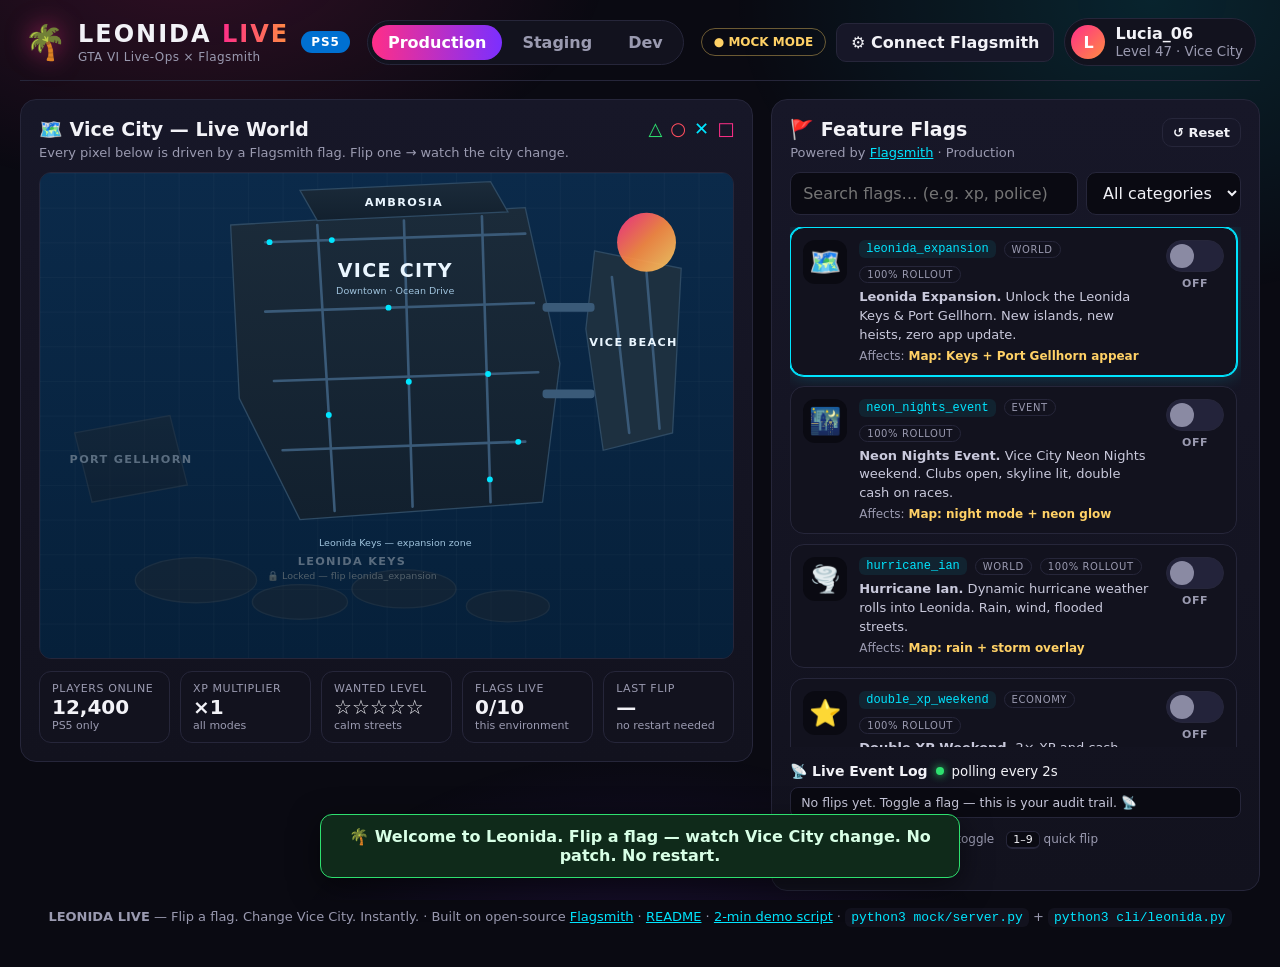
<file: index.html>
<!DOCTYPE html>
<html lang="en">
<head>
<meta charset="UTF-8">
<meta name="viewport" content="width=device-width, initial-scale=1.0">
<title>LEONIDA LIVE — GTA VI × Flagsmith Flag Command Center</title>
<meta name="description" content="Flip a Flagsmith flag. Change Vice City. Instantly. No patch. No restart.">
<link rel="icon" href="data:image/svg+xml,<svg xmlns='http://www.w3.org/2000/svg' viewBox='0 0 100 100'><text y='.9em' font-size='90'>🌴</text></svg>">
<link rel="stylesheet" href="styles.css">
</head>
<body>
<div class="bg-glow" aria-hidden="true"></div>

<header class="topbar">
  <div class="brand">
    <div class="brand-mark">🌴</div>
    <div>
      <h1>LEONIDA <span>LIVE</span></h1>
      <p>GTA VI Live-Ops × Flagsmith</p>
    </div>
    <span class="ps5-badge">PS5</span>
  </div>

  <nav class="env-tabs" role="tablist" aria-label="Environment">
    <button class="env-tab active" data-env="production" role="tab">Production</button>
    <button class="env-tab" data-env="staging" role="tab">Staging</button>
    <button class="env-tab" data-env="dev" role="tab">Dev</button>
  </nav>

  <div class="top-actions">
    <span id="connPill" class="conn-pill mock" title="Connection status">● MOCK MODE</span>
    <button id="connectBtn" class="btn ghost">⚙ Connect Flagsmith</button>
    <div class="player">
      <div class="avatar">L</div>
      <div class="player-meta">
        <strong>Lucia_06</strong>
        <small>Level 47 · Vice City</small>
      </div>
    </div>
  </div>
</header>

<main class="layout">
  <!-- ============ MAP PANEL ============ -->
  <section class="map-panel card">
    <div class="panel-head">
      <div>
        <h2>🗺️ Vice City — Live World</h2>
        <p id="worldStatus">Every pixel below is driven by a Flagsmith flag. Flip one → watch the city change.</p>
      </div>
      <div class="shapes" aria-hidden="true"><span>△</span><span>○</span><span>✕</span><span>□</span></div>
    </div>

    <div class="map-wrap" id="mapWrap">
      <svg id="viceMap" viewBox="0 0 800 560" role="img" aria-label="Vice City live map">
        <defs>
          <linearGradient id="ocean" x1="0" y1="0" x2="0" y2="1">
            <stop offset="0" stop-color="#0b2a4a"/><stop offset="1" stop-color="#06203a"/>
          </linearGradient>
          <linearGradient id="sunset" x1="0" y1="0" x2="1" y2="1">
            <stop offset="0" stop-color="#ff2e88"/><stop offset=".5" stop-color="#ff8c42"/><stop offset="1" stop-color="#ffd166"/>
          </linearGradient>
          <linearGradient id="land" x1="0" y1="0" x2="0" y2="1">
            <stop offset="0" stop-color="#1b2b3a"/><stop offset="1" stop-color="#12202e"/>
          </linearGradient>
          <radialGradient id="glow" cx=".5" cy=".5" r=".5">
            <stop offset="0" stop-color="#00e5ff" stop-opacity=".55"/><stop offset="1" stop-color="#00e5ff" stop-opacity="0"/>
          </radialGradient>
          <pattern id="grid" width="40" height="40" patternUnits="userSpaceOnUse">
            <path d="M40 0H0V40" fill="none" stroke="#ffffff" stroke-opacity=".05"/>
          </pattern>
        </defs>

        <rect width="800" height="560" fill="url(#ocean)"/>
        <rect width="800" height="560" fill="url(#grid)"/>

        <!-- Leonida Keys (flag: leonida_expansion) -->
        <g id="keysGroup" class="locked">
          <g class="island"><ellipse cx="180" cy="470" rx="70" ry="26"/><ellipse cx="300" cy="495" rx="55" ry="20"/><ellipse cx="420" cy="480" rx="60" ry="22"/><ellipse cx="540" cy="500" rx="48" ry="18"/></g>
          <text x="360" y="452" class="map-label">LEONIDA KEYS</text>
          <text x="360" y="468" class="map-sub">🔒 Locked — flip leonida_expansion</text>
        </g>

        <!-- Port Gellhorn (flag: leonida_expansion) -->
        <g id="gellhornGroup" class="locked">
          <path class="land-shape" d="M40 300 L150 280 L170 360 L60 380 Z"/>
          <text x="105" y="335" class="map-label">PORT GELLHORN</text>
        </g>

        <!-- Mainland Vice City -->
        <path class="land-shape" d="M220 60 L560 40 L600 220 L580 380 L300 400 L230 260 Z"/>
        <!-- Vice Beach island -->
        <path class="land-shape beach" d="M640 90 L740 110 L730 300 L650 320 L630 180 Z"/>
        <!-- Ambrosia north -->
        <path class="land-shape" d="M300 20 L520 10 L540 45 L320 55 Z"/>

        <!-- bridges -->
        <g class="bridge"><rect x="580" y="150" width="60" height="10" rx="4"/><rect x="580" y="250" width="60" height="10" rx="4"/></g>

        <!-- roads -->
        <g class="roads">
          <path d="M260 80 L560 70 M260 160 L570 150 M270 240 L575 230 M280 320 L560 310"/>
          <path d="M320 60 L340 390 M420 55 L430 385 M510 50 L520 380"/>
          <path d="M660 120 L680 300 M700 115 L715 295"/>
        </g>

        <!-- traffic dots (JS animated) -->
        <g id="trafficLayer"></g>

        <!-- police (flag: police_pursuit_ai) -->
        <g id="policeLayer" class="hidden-layer">
          <circle cx="400" cy="200" r="26" fill="url(#glow)"/>
          <text x="400" y="160" text-anchor="middle" class="map-label pink">🚔 5-STAR PURSUIT</text>
          <text x="400" y="240" text-anchor="middle" font-size="22">🚔</text>
          <text x="350" y="230" text-anchor="middle" font-size="18">🚓</text>
          <text x="455" y="235" text-anchor="middle" font-size="18">🚁</text>
        </g>

        <!-- lowrider meet (flag: lowrider_culture_pack) -->
        <g id="lowriderLayer" class="hidden-layer">
          <circle cx="680" cy="210" r="30" fill="url(#glow)"/>
          <text x="680" y="170" text-anchor="middle" class="map-label cyan">LOWRIDER MEET</text>
          <text x="680" y="218" text-anchor="middle" font-size="24">🚗</text>
        </g>

        <!-- labels -->
        <text x="410" y="120" class="map-label big">VICE CITY</text>
        <text x="410" y="140" class="map-sub">Downtown · Ocean Drive</text>
        <text x="685" y="200" class="map-label">VICE BEACH</text>
        <text x="420" y="38" class="map-label">AMBROSIA</text>
        <text x="410" y="430" class="map-sub">Leonida Keys — expansion zone</text>

        <!-- night overlay (flag: neon_nights_event) -->
        <rect id="nightOverlay" width="800" height="560" fill="#0a0620" opacity="0"/>
        <!-- hurricane overlay (flag: hurricane_ian) -->
        <g id="rainLayer" opacity="0"></g>

        <!-- sunset sun -->
        <circle id="sun" cx="700" cy="80" r="34" fill="url(#sunset)" opacity=".9"/>
      </svg>

      <div id="eventBanner" class="event-banner hidden">🌃 NEON NIGHTS WEEKEND IS LIVE</div>
      <div id="stormBanner" class="storm-banner hidden">🌪️ HURRICANE IAN — STAY INDOORS</div>
    </div>

    <div class="stats-strip">
      <div class="stat"><span class="stat-label">Players Online</span><strong id="statPlayers">12,400</strong><small id="statPlayersSub">PS5 only</small></div>
      <div class="stat"><span class="stat-label">XP Multiplier</span><strong id="statXp">×1</strong><small>all modes</small></div>
      <div class="stat"><span class="stat-label">Wanted Level</span><strong id="statWanted">☆☆☆☆☆</strong><small id="statWantedSub">calm streets</small></div>
      <div class="stat"><span class="stat-label">Flags Live</span><strong id="statFlags">0/10</strong><small>this environment</small></div>
      <div class="stat"><span class="stat-label">Last Flip</span><strong id="statLast">—</strong><small>no restart needed</small></div>
    </div>
  </section>

  <!-- ============ CONTROLS PANEL ============ -->
  <aside class="controls card">
    <div class="panel-head">
      <div>
        <h2>🚩 Feature Flags</h2>
        <p>Powered by <a href="https://www.flagsmith.com/" target="_blank" rel="noopener">Flagsmith</a> · <span id="envName">Production</span></p>
      </div>
      <button id="resetBtn" class="btn ghost small">↺ Reset</button>
    </div>

    <div class="search-row">
      <input id="search" type="search" placeholder="Search flags… (e.g. xp, police)" aria-label="Search flags">
      <select id="catFilter" aria-label="Filter by category">
        <option value="">All categories</option>
      </select>
    </div>

    <div id="flagList" class="flag-list" role="list"></div>

    <div class="log-head">
      <h3>📡 Live Event Log</h3>
      <span class="live-dot"></span><small>polling every 2s</small>
    </div>
    <ul id="eventLog" class="event-log"></ul>

    <div class="kbd-hints">
      <span><kbd>↑</kbd><kbd>↓</kbd> navigate</span>
      <span><kbd>Space</kbd> toggle</span>
      <span><kbd>1–9</kbd> quick flip</span>
      <span>🎮 gamepad supported</span>
    </div>
  </aside>
</main>

<footer class="footer">
  <p><strong>LEONIDA LIVE</strong> — Flip a flag. Change Vice City. Instantly. · Built on open-source <a href="https://github.com/Flagsmith/flagsmith" target="_blank" rel="noopener">Flagsmith</a> · <a href="README.md">README</a> · <a href="docs/DEMO.md">2-min demo script</a> · <code>python3 mock/server.py</code> + <code>python3 cli/leonida.py</code></p>
</footer>

<!-- Connect modal -->
<div id="modal" class="modal hidden" role="dialog" aria-modal="true" aria-label="Connect Flagsmith">
  <div class="modal-card">
    <h3>⚙ Connect real Flagsmith</h3>
    <p>Paste your self-hosted Flagsmith API URL + client-side environment key. The app will use the official Flagsmith JS SDK (<code>flagsmith.init</code> + <code>onChange</code>). Leave blank to stay in instant mock mode.</p>
    <label>API URL <input id="fsApi" placeholder="http://localhost:8000/api/v1/"></label>
    <label>Environment key <input id="fsKey" placeholder="your-client-side-key"></label>
    <div class="modal-actions">
      <button id="fsSave" class="btn primary">Connect</button>
      <button id="fsMock" class="btn ghost">Use mock instead</button>
      <button id="fsClose" class="btn ghost">Cancel</button>
    </div>
    <small>Keys are stored only in your browser (localStorage). Self-host: <code>docker compose --profile real up</code></small>
  </div>
</div>

<div id="toast" class="toast hidden" role="status"></div>

<script src="app.js"></script>
</body>
</html>
</file>
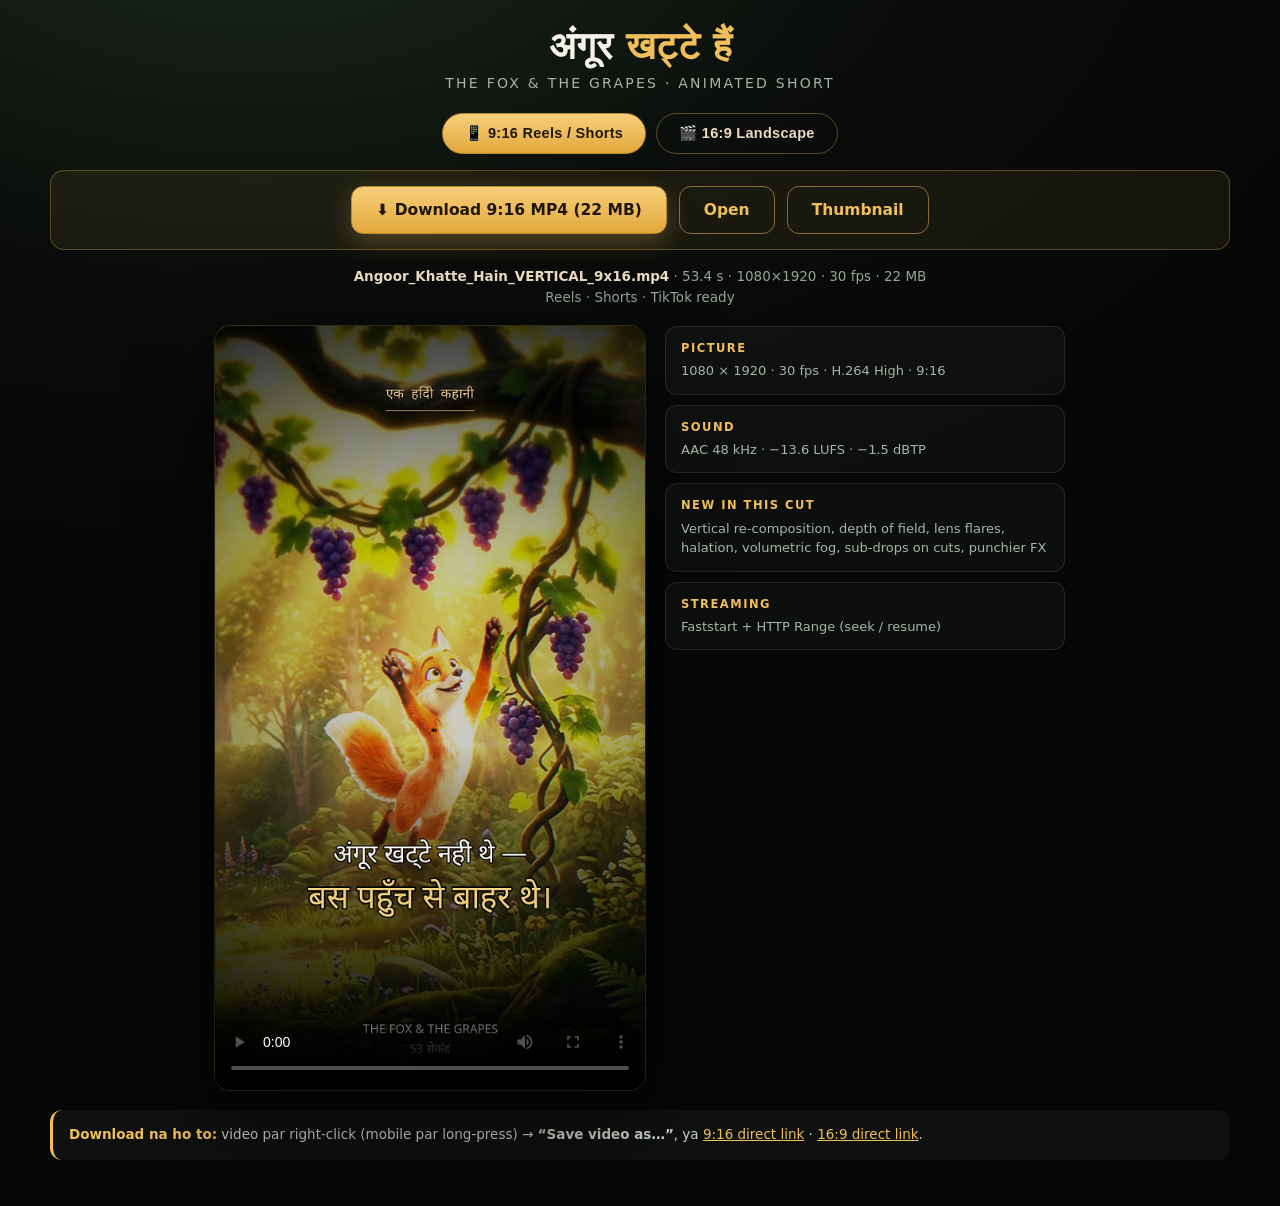
<file: output/index.html>
<!doctype html>
<html lang="hi">
<head>
<meta charset="utf-8">
<meta name="viewport" content="width=device-width,initial-scale=1">
<title>अंगूर खट्टे हैं — Download</title>
<style>
  :root{ --gold:#f0be5a; }
  *{box-sizing:border-box}
  body{margin:0;min-height:100vh;background:radial-gradient(1200px 700px at 20% -10%,#1d2a1b 0%,#0a0d0b 55%,#050706 100%);
       color:#f6f2ea;font-family:system-ui,"Segoe UI",Roboto,sans-serif;padding:24px 16px 46px}
  .wrap{max-width:1180px;margin:0 auto}
  header{text-align:center;margin-bottom:20px}
  h1{margin:0 0 6px;font-size:clamp(21px,3.2vw,38px)}
  h1 span{color:var(--gold)}
  p.sub{margin:0;color:#a9b3a6;font-size:clamp(11px,1.3vw,14px);letter-spacing:.16em;text-transform:uppercase}

  .tabs{display:flex;gap:10px;justify-content:center;margin:22px 0 16px;flex-wrap:wrap}
  .tab{padding:11px 22px;border-radius:999px;cursor:pointer;font-weight:700;font-size:14.5px;
       border:1px solid rgba(240,190,90,.35);background:transparent;color:#e9dcc0;letter-spacing:.02em}
  .tab.on{background:linear-gradient(180deg,#f7cf7a,#e2a83c);color:#20160a;border-color:#b98a2c}

  .panes{position:relative}
  .pane{display:none}
  .pane.on{display:block}

  .dlbar{display:flex;flex-wrap:wrap;gap:12px;align-items:center;justify-content:center;
         padding:15px;border-radius:14px;margin-bottom:16px;
         background:rgba(240,190,90,.07);border:1px solid rgba(240,190,90,.30)}
  .btn{display:inline-flex;align-items:center;gap:9px;text-decoration:none;font-weight:700;
       padding:14px 24px;border-radius:12px;font-size:15.5px;
       background:linear-gradient(180deg,#f7cf7a,#e2a83c);color:#20160a;border:1px solid #b98a2c;
       box-shadow:0 8px 24px rgba(240,190,90,.26)}
  .btn.ghost{background:transparent;color:#f0be5a;border:1px solid rgba(240,190,90,.5);box-shadow:none;font-weight:600}
  .btn:hover{filter:brightness(1.06)}
  .info{color:#9aa396;font-size:13.5px;line-height:1.55;text-align:center;margin-bottom:18px}
  .info b{color:#e9dcc0;font-weight:600}

  /* vertical player keeps the reel shape */
  .stage{display:flex;gap:20px;align-items:flex-start;flex-wrap:wrap;justify-content:center}
  .frame{flex:1 1 340px;max-width:760px;border-radius:16px;overflow:hidden;background:#000;
         box-shadow:0 30px 80px rgba(0,0,0,.65),0 0 0 1px rgba(240,190,90,.22)}
  .frame.vert{max-width:430px}
  video{display:block;width:100%;height:auto;background:#000}
  .side{flex:1 1 260px;max-width:400px;display:flex;flex-direction:column;gap:10px}
  .card{background:rgba(255,255,255,.035);border:1px solid rgba(255,255,255,.09);
        border-radius:12px;padding:13px 15px;font-size:13px;color:#a9b3a6;line-height:1.5}
  .card b{display:block;color:#f0be5a;font-size:11.5px;letter-spacing:.13em;text-transform:uppercase;margin-bottom:4px}
  .note{margin-top:20px;padding:14px 16px;border-radius:12px;font-size:13.5px;line-height:1.6;
        color:#cfd6c9;background:rgba(255,255,255,.04);border-left:3px solid var(--gold)}
  a{color:var(--gold)}
</style>
</head>
<body>
<div class="wrap">
  <header>
    <h1>अंगूर <span>खट्टे हैं</span></h1>
    <p class="sub">The Fox &amp; The Grapes · animated short</p>
  </header>

  <div class="tabs">
    <button class="tab on" data-p="v">📱 9:16 Reels / Shorts</button>
    <button class="tab" data-p="h">🎬 16:9 Landscape</button>
  </div>

  <div class="panes">
    <!-- ---------------- VERTICAL ---------------- -->
    <div class="pane on" id="pane-v">
      <div class="dlbar">
        <a class="btn" href="/reel" download>⬇ Download 9:16 MP4 (22 MB)</a>
        <a class="btn ghost" href="/reel" target="_blank" rel="noopener">Open</a>
        <a class="btn ghost" href="thumbnail_vertical.jpg" download>Thumbnail</a>
      </div>
      <div class="info">
        <b>Angoor_Khatte_Hain_VERTICAL_9x16.mp4</b> · 53.4 s · 1080×1920 · 30 fps · 22 MB<br>
        Reels · Shorts · TikTok ready
      </div>
      <div class="stage">
        <div class="frame vert">
          <video src="Angoor_Khatte_Hain_VERTICAL_9x16.mp4" poster="thumbnail_vertical.jpg"
                 controls playsinline preload="metadata"></video>
        </div>
        <div class="side">
          <div class="card"><b>Picture</b>1080 × 1920 · 30 fps · H.264 High · 9:16</div>
          <div class="card"><b>Sound</b>AAC 48 kHz · −13.6 LUFS · −1.5 dBTP</div>
          <div class="card"><b>New in this cut</b>Vertical re-composition, depth of field, lens flares, halation, volumetric fog, sub-drops on cuts, punchier FX</div>
          <div class="card"><b>Streaming</b>Faststart + HTTP Range (seek / resume)</div>
        </div>
      </div>
    </div>

    <!-- ---------------- LANDSCAPE ---------------- -->
    <div class="pane" id="pane-h">
      <div class="dlbar">
        <a class="btn" href="/download" download>⬇ Download 16:9 MP4 (31 MB)</a>
        <a class="btn ghost" href="/download" target="_blank" rel="noopener">Open</a>
        <a class="btn ghost" href="thumbnail_live.jpg" download>Thumbnail</a>
      </div>
      <div class="info">
        <b>Angoor_Khatte_Hain_LIVE_ANIMATION.mp4</b> · 55 s · 1920×1080 · 30 fps · 31 MB
      </div>
      <div class="frame">
        <video src="Angoor_Khatte_Hain_LIVE_ANIMATION.mp4" poster="thumbnail_live.jpg"
               controls playsinline preload="metadata"></video>
      </div>
    </div>
  </div>

  <div class="note">
    <b style="color:#f0be5a">Download na ho to:</b> video par right-click (mobile par long-press)
    → <b>“Save video as…”</b>, ya
    <a href="/reel">9:16 direct link</a> · <a href="/download">16:9 direct link</a>.
  </div>
</div>
<script>
  const tabs = document.querySelectorAll('.tab');
  tabs.forEach(t => t.addEventListener('click', () => {
    tabs.forEach(x => x.classList.remove('on'));
    t.classList.add('on');
    document.querySelectorAll('.pane').forEach(p => p.classList.remove('on'));
    document.getElementById('pane-' + t.dataset.p).classList.add('on');
    // pause the hidden player
    document.querySelectorAll('video').forEach(v => v.pause());
  }));
</script>
</body>
</html>
</file>
<file: styles.css>
/* LEONIDA LIVE — Vice City neon × PS5 dark */
:root{
  --bg:#0a0a12; --card:#12121e; --card2:#171728; --line:#26263a;
  --pink:#ff2e88; --cyan:#00e5ff; --purple:#7b2fff; --orange:#ff8c42; --yellow:#ffd166;
  --ps5:#0070d1; --text:#f2f2f7; --muted:#9a9ab0; --green:#2ee06f; --red:#ff4d5e;
  --radius:16px;
}
*{box-sizing:border-box}
html,body{margin:0;padding:0}
body{
  background:var(--bg); color:var(--text);
  font-family:"Segoe UI",system-ui,-apple-system,Roboto,Helvetica,Arial,sans-serif;
  min-height:100vh; padding:0 20px 30px;
}
.bg-glow{position:fixed;inset:0;pointer-events:none;z-index:-1;
  background:
    radial-gradient(700px 400px at 15% -5%, rgba(255,46,136,.16), transparent 60%),
    radial-gradient(700px 500px at 90% 0%, rgba(0,229,255,.12), transparent 60%),
    radial-gradient(600px 400px at 50% 110%, rgba(123,47,255,.14), transparent 60%);}
a{color:var(--cyan)}
h1,h2,h3{margin:0}
button{font:inherit;cursor:pointer}
input,select{font:inherit}

/* Topbar */
.topbar{display:flex;align-items:center;justify-content:space-between;gap:16px;flex-wrap:wrap;
  padding:18px 4px 14px;border-bottom:1px solid var(--line)}
.brand{display:flex;align-items:center;gap:12px}
.brand-mark{font-size:34px;filter:drop-shadow(0 0 12px rgba(255,46,136,.6))}
.brand h1{font-size:24px;letter-spacing:2px}
.brand h1 span{background:linear-gradient(90deg,var(--pink),var(--orange));-webkit-background-clip:text;background-clip:text;color:transparent}
.brand p{margin:2px 0 0;color:var(--muted);font-size:12px;letter-spacing:.4px}
.ps5-badge{background:var(--ps5);color:#fff;font-weight:800;font-size:12px;padding:4px 10px;border-radius:999px;letter-spacing:1px}
.env-tabs{display:flex;background:var(--card);border:1px solid var(--line);border-radius:999px;padding:4px;gap:4px}
.env-tab{background:transparent;border:0;color:var(--muted);padding:8px 16px;border-radius:999px;font-weight:600}
.env-tab.active{background:linear-gradient(90deg,var(--pink),var(--purple));color:#fff}
.top-actions{display:flex;align-items:center;gap:10px;flex-wrap:wrap}
.conn-pill{font-size:12px;font-weight:700;padding:6px 12px;border-radius:999px;border:1px solid var(--line)}
.conn-pill.mock{color:var(--yellow);border-color:rgba(255,209,102,.4)}
.conn-pill.live{color:var(--green);border-color:rgba(46,224,111,.4)}
.btn{border:1px solid var(--line);background:var(--card2);color:var(--text);padding:9px 14px;border-radius:10px;font-weight:600}
.btn:hover{border-color:var(--cyan)}
.btn.primary{background:linear-gradient(90deg,var(--pink),var(--purple));border:0;color:#fff}
.btn.small{padding:6px 10px;font-size:13px}
.player{display:flex;align-items:center;gap:10px;background:var(--card);border:1px solid var(--line);padding:6px 12px 6px 6px;border-radius:999px}
.avatar{width:34px;height:34px;border-radius:50%;display:grid;place-items:center;font-weight:800;color:#fff;
  background:linear-gradient(135deg,var(--pink),var(--orange))}
.player-meta{display:flex;flex-direction:column;line-height:1.15}
.player-meta small{color:var(--muted)}

/* Layout */
.layout{display:grid;grid-template-columns:minmax(0,1.5fr) minmax(340px,1fr);gap:18px;margin-top:18px;align-items:start}
@media(max-width:980px){.layout{grid-template-columns:1fr}}
.card{background:linear-gradient(180deg,var(--card2),var(--card));border:1px solid var(--line);border-radius:var(--radius);padding:18px}
.panel-head{display:flex;justify-content:space-between;align-items:flex-start;gap:12px;margin-bottom:12px}
.panel-head h2{font-size:19px}
.panel-head p{margin:4px 0 0;color:var(--muted);font-size:13px}
.shapes{display:flex;gap:8px;font-size:18px}
.shapes span:nth-child(1){color:var(--green)} .shapes span:nth-child(2){color:var(--red)}
.shapes span:nth-child(3){color:var(--cyan)} .shapes span:nth-child(4){color:var(--pink)}

/* Map */
.map-wrap{position:relative;border-radius:12px;overflow:hidden;border:1px solid var(--line);background:#06203a}
#viceMap{display:block;width:100%;height:auto}
.land-shape{fill:url(#land);stroke:#2e4a63;stroke-width:1.5}
.land-shape.beach{fill:#1d3040}
.island ellipse{fill:#1b2b3a;stroke:#2e4a63;stroke-width:1.5}
.bridge rect{fill:#3a5a78}
.roads path{stroke:#3a5a78;stroke-width:3;fill:none;stroke-linecap:round}
.map-label{fill:#eaf6ff;font-size:13px;font-weight:700;letter-spacing:1.5px;text-anchor:middle}
.map-label.big{font-size:22px}
.map-label.pink{fill:var(--pink)} .map-label.cyan{fill:var(--cyan)}
.map-sub{fill:#9fc3dd;font-size:11px;text-anchor:middle}
.locked{opacity:.35;filter:grayscale(.8)}
.locked .map-sub{fill:var(--yellow)}
.hidden-layer{opacity:0;transition:opacity .5s}
.hidden-layer.show{opacity:1}
#nightOverlay{transition:opacity .8s}
#rainLayer{transition:opacity .8s}
.event-banner,.storm-banner{position:absolute;left:50%;transform:translateX(-50%);top:12px;
  padding:8px 16px;border-radius:999px;font-weight:800;letter-spacing:1px;font-size:13px;white-space:nowrap}
.event-banner{background:linear-gradient(90deg,var(--pink),var(--purple));color:#fff;box-shadow:0 0 24px rgba(255,46,136,.6)}
.storm-banner{background:#0b2a4a;color:var(--cyan);border:1px solid var(--cyan);top:auto;bottom:12px}
.hidden{display:none!important}

.stats-strip{display:grid;grid-template-columns:repeat(5,1fr);gap:10px;margin-top:12px}
@media(max-width:700px){.stats-strip{grid-template-columns:repeat(2,1fr)}}
.stat{background:var(--card);border:1px solid var(--line);border-radius:12px;padding:10px 12px}
.stat-label{display:block;color:var(--muted);font-size:11px;text-transform:uppercase;letter-spacing:.6px}
.stat strong{font-size:20px}
.stat small{display:block;color:var(--muted);font-size:11px}

/* Flags */
.search-row{display:flex;gap:8px;margin-bottom:12px}
.search-row input,.search-row select{background:var(--bg);border:1px solid var(--line);color:var(--text);border-radius:10px;padding:10px 12px}
.search-row input{flex:1}
.flag-list{display:flex;flex-direction:column;gap:10px;max-height:520px;overflow:auto;padding-right:4px}
.flag-card{display:flex;gap:12px;align-items:flex-start;background:var(--card);border:1px solid var(--line);border-radius:14px;padding:12px;transition:border-color .2s, transform .2s}
.flag-card:hover{border-color:#3a3a5c}
.flag-card.focused{border-color:var(--cyan);box-shadow:0 0 0 1px var(--cyan), 0 0 18px rgba(0,229,255,.25)}
.flag-card.on{border-color:rgba(46,224,111,.45)}
.flag-icon{font-size:26px;width:44px;height:44px;display:grid;place-items:center;background:var(--bg);border-radius:12px;flex:none}
.flag-body{flex:1;min-width:0}
.flag-title{display:flex;align-items:center;gap:8px;flex-wrap:wrap}
.flag-title code{font-size:12px;color:var(--cyan);background:rgba(0,229,255,.08);padding:2px 7px;border-radius:6px}
.flag-cat{font-size:10px;text-transform:uppercase;letter-spacing:.6px;color:var(--muted);border:1px solid var(--line);padding:2px 7px;border-radius:999px}
.flag-desc{margin:5px 0 4px;color:#c9c9dc;font-size:13px;line-height:1.45}
.flag-affects{font-size:12px;color:var(--muted)}
.flag-affects b{color:var(--yellow);font-weight:600}
.toggle{flex:none;width:58px;height:32px;border-radius:999px;border:1px solid var(--line);background:#23233a;position:relative;padding:0;transition:background .25s}
.toggle::after{content:"";position:absolute;top:3px;left:3px;width:24px;height:24px;border-radius:50%;background:#8a8aa3;transition:all .25s}
.toggle[aria-checked="true"]{background:linear-gradient(90deg,#0f9d58,#2ee06f)}
.toggle[aria-checked="true"]::after{left:29px;background:#fff}
.toggle-label{font-size:11px;font-weight:800;letter-spacing:.5px}
.flag-side{display:flex;flex-direction:column;align-items:center;gap:5px}
.empty{color:var(--muted);text-align:center;padding:24px 8px}

/* Log */
.log-head{display:flex;align-items:center;gap:8px;margin:16px 0 8px}
.log-head h3{font-size:14px}
.live-dot{width:8px;height:8px;border-radius:50%;background:var(--green);box-shadow:0 0 8px var(--green);animation:pulse 1.6s infinite}
@keyframes pulse{50%{opacity:.4}}
.event-log{list-style:none;margin:0;padding:0;display:flex;flex-direction:column;gap:6px;max-height:170px;overflow:auto;font-size:12.5px}
.event-log li{background:var(--bg);border:1px solid var(--line);border-radius:8px;padding:7px 10px;color:#c9c9dc}
.event-log code{color:var(--cyan)}
.kbd-hints{display:flex;flex-wrap:wrap;gap:12px;margin-top:14px;color:var(--muted);font-size:12px}
kbd{background:var(--bg);border:1px solid var(--line);border-bottom-width:2px;border-radius:6px;padding:1px 6px;font-family:inherit;font-size:11px;color:var(--text)}

.footer{margin-top:18px;color:var(--muted);font-size:13px;text-align:center}
.footer code{background:var(--card);padding:2px 6px;border-radius:6px;color:var(--cyan)}

/* Modal + toast */
.modal{position:fixed;inset:0;background:rgba(4,4,10,.7);display:grid;place-items:center;z-index:50;padding:16px}
.modal-card{background:var(--card2);border:1px solid var(--line);border-radius:16px;padding:22px;max-width:520px;width:100%}
.modal-card h3{margin-bottom:8px}
.modal-card p{color:var(--muted);font-size:13.5px;line-height:1.5}
.modal-card label{display:block;margin:12px 0 4px;font-size:13px;font-weight:600}
.modal-card input{width:100%;margin-top:4px;background:var(--bg);border:1px solid var(--line);color:var(--text);border-radius:10px;padding:10px 12px}
.modal-actions{display:flex;gap:8px;flex-wrap:wrap;margin:16px 0 8px}
.modal-card small{color:var(--muted)}
.toast{position:fixed;left:50%;bottom:22px;transform:translateX(-50%);background:#0f2a1a;border:1px solid var(--green);color:#d8ffe6;
  padding:12px 18px;border-radius:12px;font-weight:600;z-index:60;box-shadow:0 8px 30px rgba(0,0,0,.5);max-width:90vw;text-align:center}
</file>
